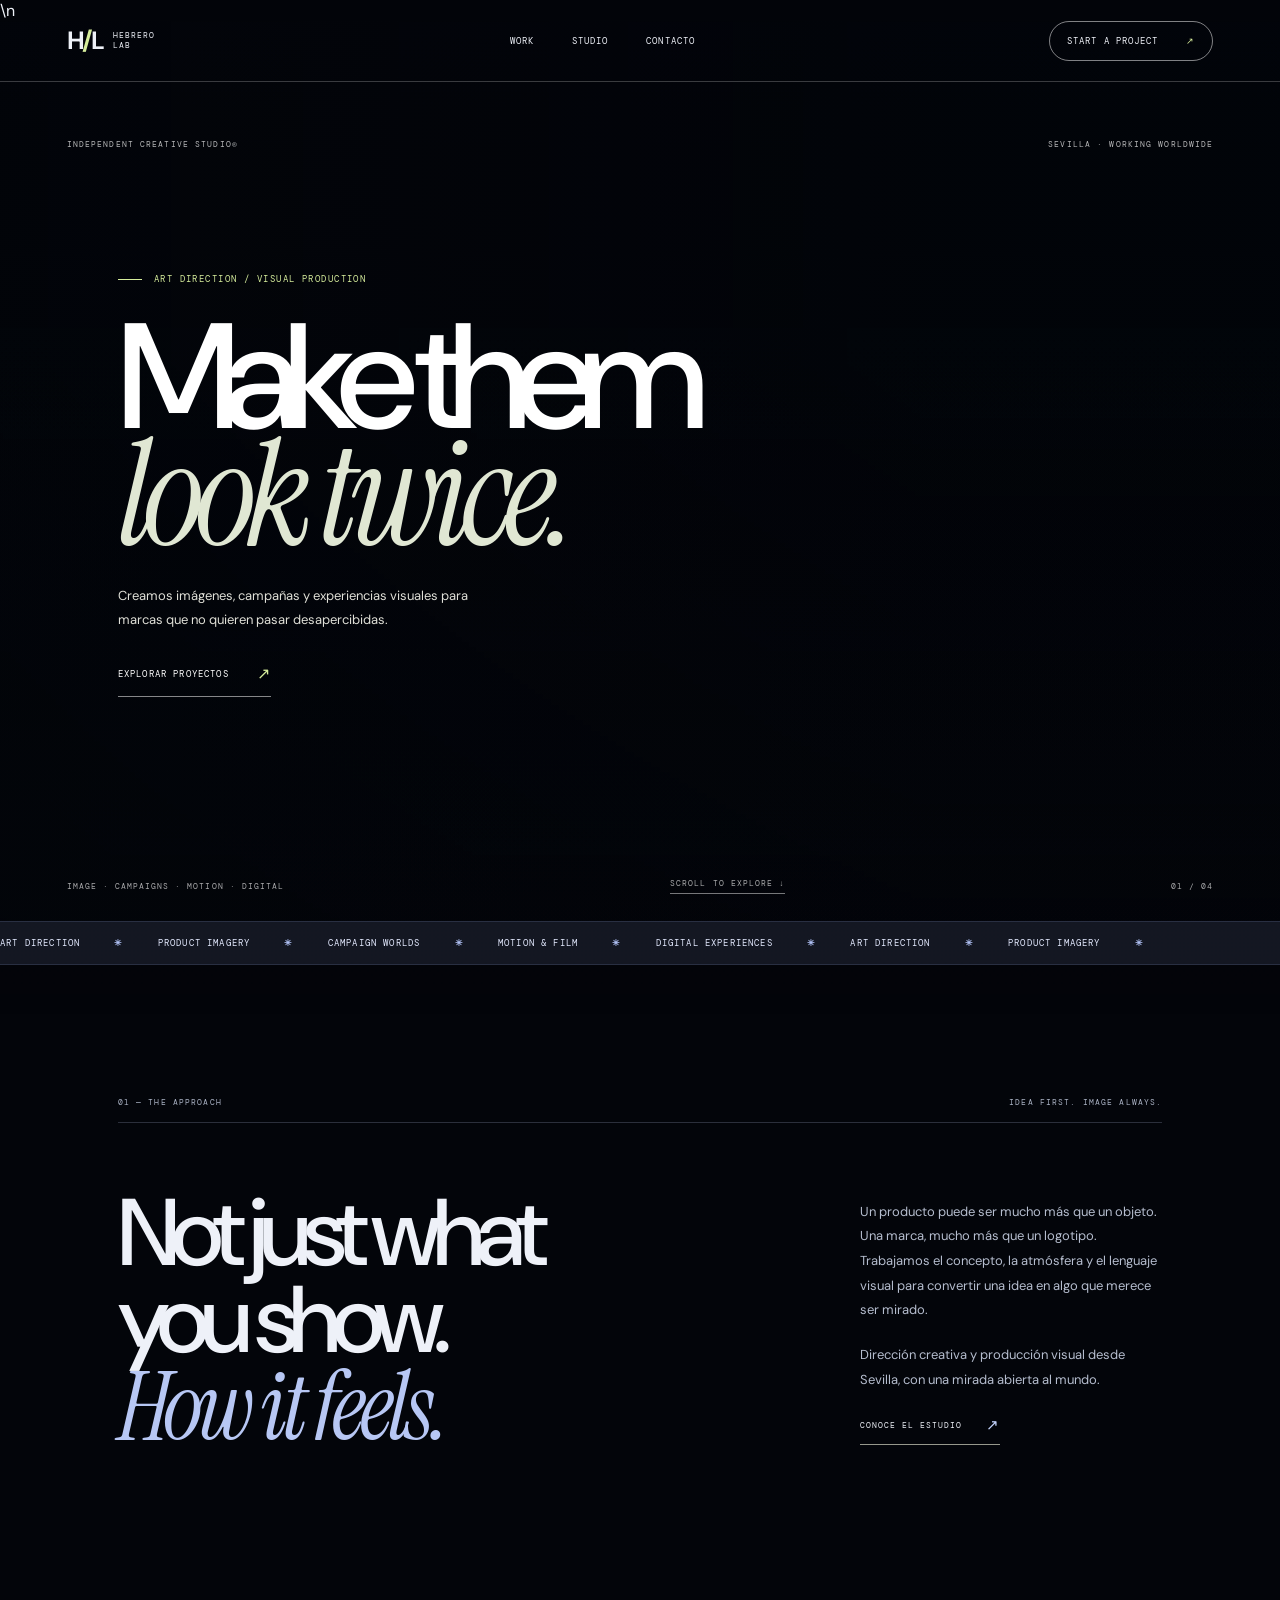
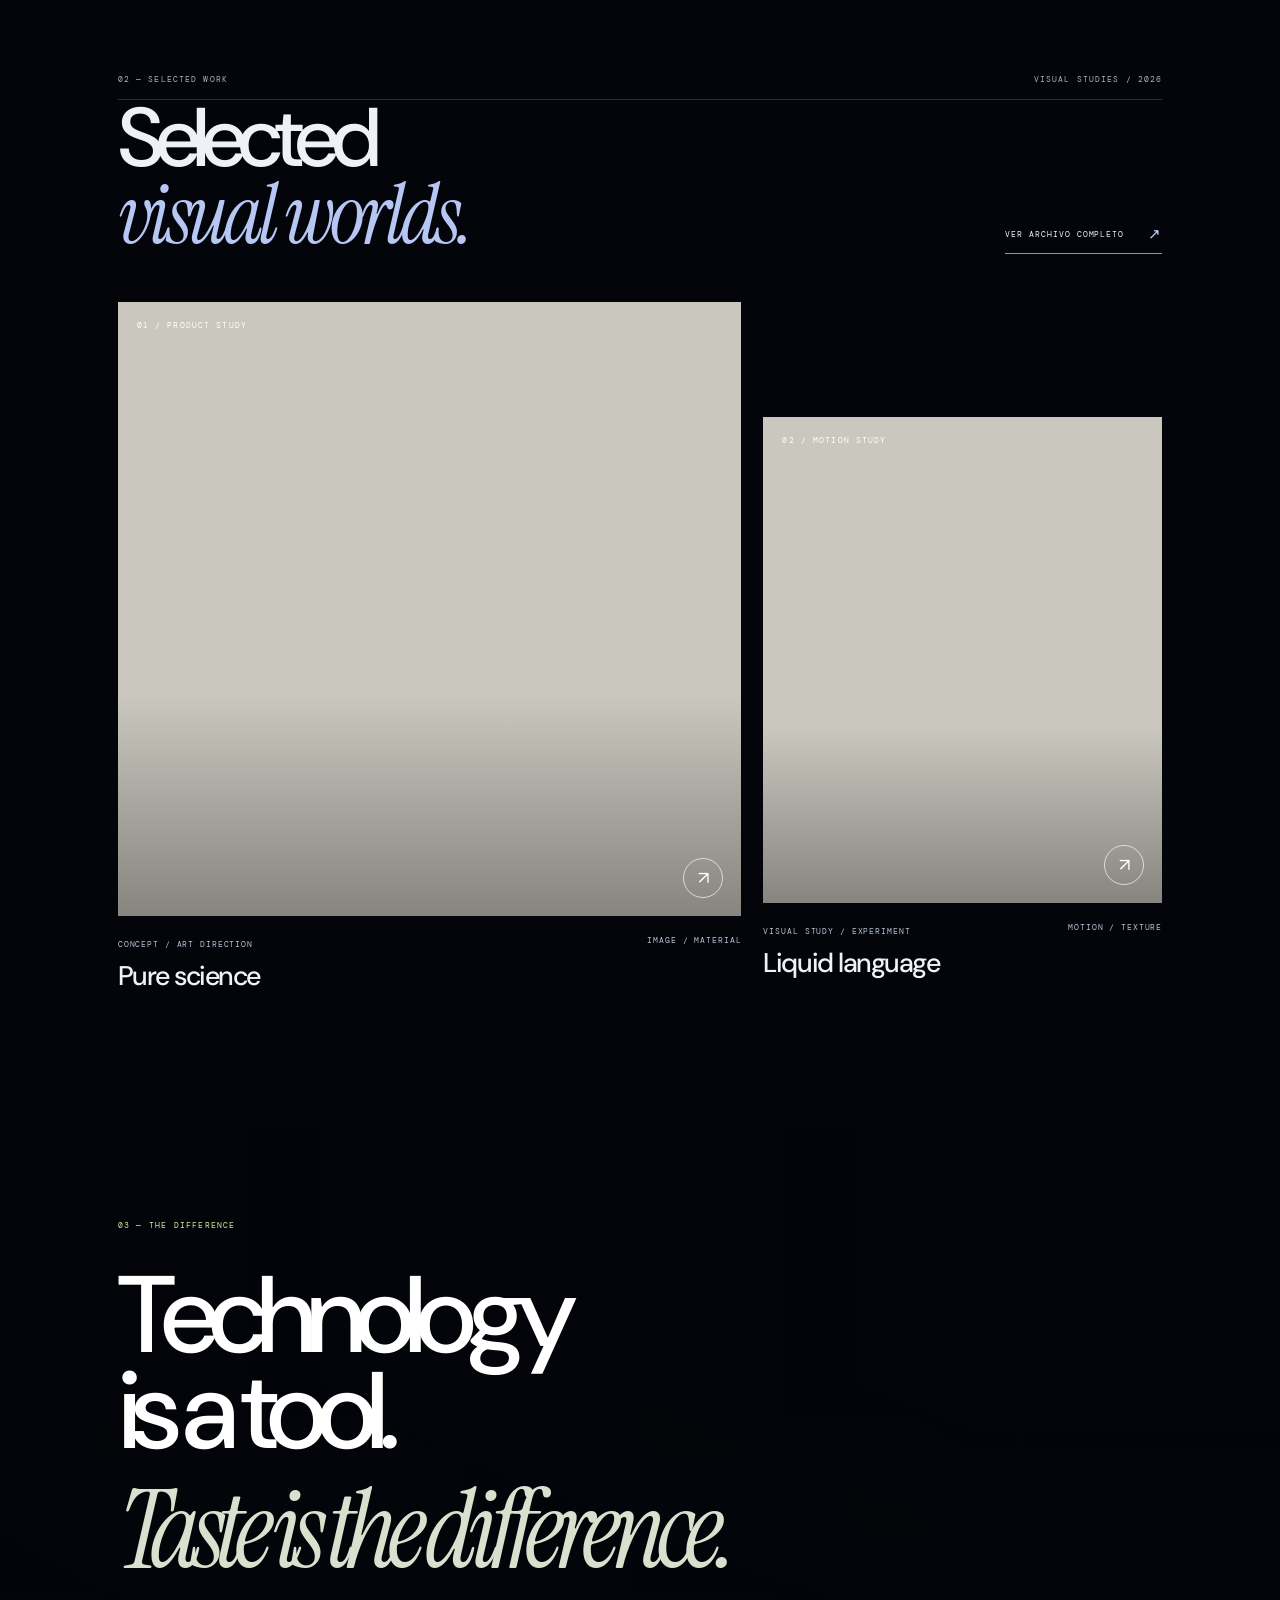
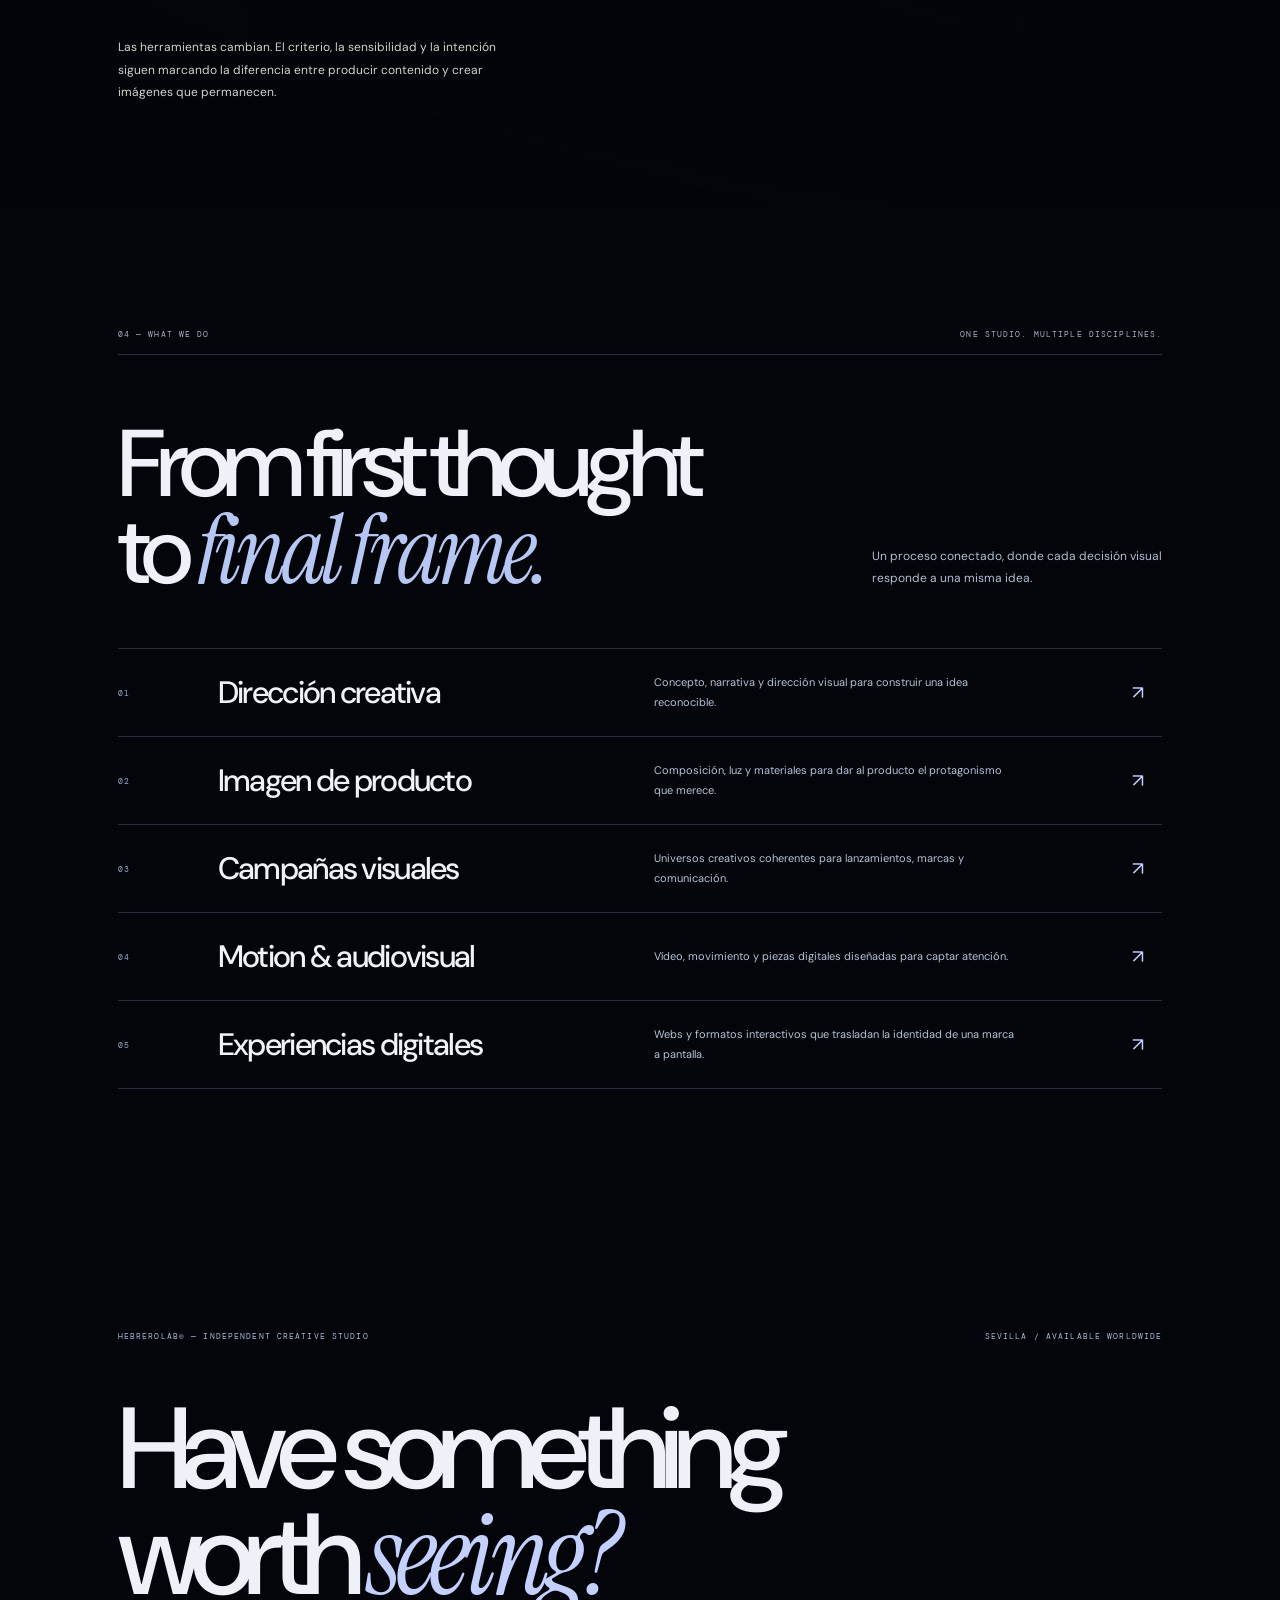
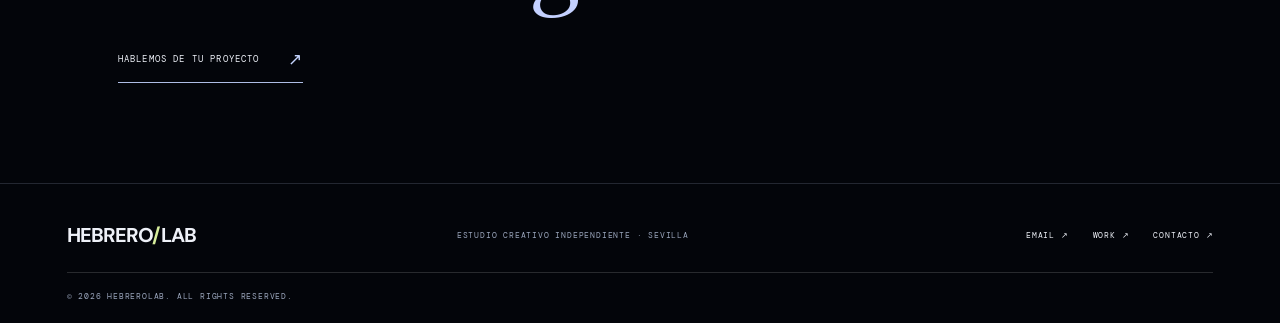
<file: index.html>
<!doctype html>
<html lang="es">
<head>
<meta charset="utf-8">
<meta name="viewport" content="width=device-width,initial-scale=1">
<meta name="description" content="HebreroLab es un estudio creativo independiente en Sevilla. Dirección de arte, imagen de producto, campañas visuales y producción audiovisual.">
<meta name="theme-color" content="#171815">
<meta property="og:type" content="website">
<meta property="og:site_name" content="HebreroLab">
<meta property="og:locale" content="es_ES">
<meta property="og:title" content="HebreroLab® — Visual production for brands">
<meta property="og:description" content="Dirección de arte, imagen de producto y producción visual para marcas con algo que decir.">
<meta property="og:image" content="https://images.unsplash.com/photo-1518005020951-eccb494ad742?auto=format&fit=crop&w=1200&q=85">
<meta name="twitter:card" content="summary_large_image">
<title>HebreroLab® — Visual production for brands</title>
<link rel="preconnect" href="https://fonts.googleapis.com">
<link rel="preconnect" href="https://fonts.gstatic.com" crossorigin>
<link rel="preconnect" href="https://videos.pexels.com">
<script>try{if(localStorage.getItem("hebrerolab-entry-dismissed")==="1")document.documentElement.classList.add("entry-dismissed")}catch(e){}</script>\n<link rel="stylesheet" href="assets/atelier.css">
</head>
<body class="atelier atelier-home">
<section class="atelier-entry" aria-label="HebreroLab — entrada">
 <div class="atelier-entry-top"><span>INDEPENDENT CREATIVE STUDIO</span><span>SEVILLA · EST. 2026</span></div>
 <div class="atelier-entry-center"><div class="atelier-entry-symbol">H<span>/</span>L</div><h1>HEBRERO<span>/</span>LAB</h1><p>VISUAL PRODUCTION FOR BRANDS</p></div>
 <div class="atelier-entry-bottom"><span>ART DIRECTION · IMAGE · MOTION · DIGITAL</span><span class="atelier-entry-scroll">SCROLL TO ENTER <i></i></span><span>SCROLL / 001</span></div>
</section>
<header class="atelier-header atelier-home-header">
 <a class="atelier-brand" href="index.html" aria-label="HebreroLab inicio"><span class="atelier-mark">H<i>/</i>L</span><span class="atelier-brand-name">HEBRERO<br>LAB</span></a>
 <nav class="atelier-nav" aria-label="Navegación principal"><a href="work.html">Work</a><a href="studio.html">Studio</a><a href="contact.html">Contacto</a></nav>
 <a class="atelier-cta" href="contact.html">Start a project <span>↗</span></a>
 <button class="atelier-menu" type="button" aria-label="Abrir menú" aria-expanded="false">☰</button>
</header>
<main>
<section class="atelier-hero">
 <div class="atelier-hero-media"><video autoplay muted loop playsinline preload="metadata" poster="https://images.unsplash.com/photo-1518005020951-eccb494ad742?auto=format&fit=crop&w=2200&q=85" aria-label="Estudio visual abstracto de luz y arquitectura"><source src="https://videos.pexels.com/video-files/6392273/6392273-hd_2048_1152_60fps.mp4" type="video/mp4"></video></div>
 <div class="atelier-hero-shade"></div>
 <div class="atelier-hero-meta"><span>INDEPENDENT CREATIVE STUDIO®</span><span>SEVILLA · WORKING WORLDWIDE</span></div>
 <div class="atelier-hero-copy"><span class="atelier-eyebrow">ART DIRECTION / VISUAL PRODUCTION</span><h1>Make them<br><em>look twice.</em></h1><p class="atelier-hero-lead">Creamos imágenes, campañas y experiencias visuales para marcas que no quieren pasar desapercibidas.</p><a class="atelier-link" href="work.html">EXPLORAR PROYECTOS <b>↗</b></a></div>
 <div class="atelier-hero-foot"><span>IMAGE · CAMPAIGNS · MOTION · DIGITAL</span><a href="#approach">SCROLL TO EXPLORE ↓</a><span>01 / 04</span></div>
</section>
<div class="atelier-ticker" aria-label="Disciplinas creativas"><div>ART DIRECTION <b>✳</b> PRODUCT IMAGERY <b>✳</b> CAMPAIGN WORLDS <b>✳</b> MOTION & FILM <b>✳</b> DIGITAL EXPERIENCES <b>✳</b> ART DIRECTION <b>✳</b> PRODUCT IMAGERY <b>✳</b></div></div>
<section class="atelier-intro" id="approach">
 <div class="atelier-kicker"><span>01 — THE APPROACH</span><span>IDEA FIRST. IMAGE ALWAYS.</span></div>
 <div class="atelier-intro-grid"><h2>Not just what<br>you show.<br><em>How it feels.</em></h2><div class="atelier-intro-copy"><p>Un producto puede ser mucho más que un objeto. Una marca, mucho más que un logotipo. Trabajamos el concepto, la atmósfera y el lenguaje visual para convertir una idea en algo que merece ser mirado.</p><p>Dirección creativa y producción visual desde Sevilla, con una mirada abierta al mundo.</p><a class="atelier-text-link" href="studio.html">CONOCE EL ESTUDIO <b>↗</b></a></div></div>
</section>
<section class="atelier-work">
 <div class="atelier-kicker"><span>02 — SELECTED WORK</span><span>VISUAL STUDIES / 2026</span></div>
 <div class="atelier-work-head"><h2>Selected<br><em>visual worlds.</em></h2><a class="atelier-text-link" href="work.html">VER ARCHIVO COMPLETO <b>↗</b></a></div>
 <div class="atelier-work-grid">
  <a class="atelier-project" href="work.html"><div class="atelier-project-media"><video autoplay muted loop playsinline preload="none" poster="https://images.unsplash.com/photo-1766940095250-5c7715ab57ea?auto=format&fit=crop&w=1600&q=85" aria-label="Estudio de producto y materiales"><source src="https://videos.pexels.com/video-files/36188579/36188579-hd_2560_1440_24fps.mp4" type="video/mp4"></video><span class="atelier-project-index">01 / PRODUCT STUDY</span><span class="atelier-project-arrow">↗</span></div><div class="atelier-project-caption"><div><small>CONCEPT / ART DIRECTION</small><h3>Pure science</h3></div><span>IMAGE / MATERIAL</span></div></a>
  <a class="atelier-project" href="work.html"><div class="atelier-project-media"><video autoplay muted loop playsinline preload="none" poster="https://images.unsplash.com/photo-1666621630026-862eea07236c?auto=format&fit=crop&w=1600&q=85" aria-label="Estudio de movimiento y transparencias"><source src="https://videos.pexels.com/video-files/6579560/6579560-hd_1920_1080_30fps.mp4" type="video/mp4"></video><span class="atelier-project-index">02 / MOTION STUDY</span><span class="atelier-project-arrow">↗</span></div><div class="atelier-project-caption"><div><small>VISUAL STUDY / EXPERIMENT</small><h3>Liquid language</h3></div><span>MOTION / TEXTURE</span></div></a>
 </div>
</section>
<section class="atelier-film">
 <div class="atelier-film-media"><video autoplay muted loop playsinline preload="none" poster="https://images.unsplash.com/photo-1494438639946-1ebd1d20bf85?auto=format&fit=crop&w=2200&q=85" aria-label="Estudio cinematográfico de luz y textura"><source src="https://videos.pexels.com/video-files/34743485/34743485-uhd_3840_2160_60fps.mp4" type="video/mp4"></video></div>
 <div class="atelier-film-shade"></div>
 <div class="atelier-film-copy"><span>03 — THE DIFFERENCE</span><h2>Technology<br>is a tool.<br><em>Taste is the difference.</em></h2><p>Las herramientas cambian. El criterio, la sensibilidad y la intención siguen marcando la diferencia entre producir contenido y crear imágenes que permanecen.</p></div>
</section>
<section class="atelier-capabilities">
 <div class="atelier-kicker"><span>04 — WHAT WE DO</span><span>ONE STUDIO. MULTIPLE DISCIPLINES.</span></div>
 <div class="atelier-capabilities-intro"><h2>From first thought<br>to <em>final frame.</em></h2><p>Un proceso conectado, donde cada decisión visual responde a una misma idea.</p></div>
 <div class="atelier-cap-list">
  <article class="atelier-cap-row"><span>01</span><h3>Dirección creativa</h3><p>Concepto, narrativa y dirección visual para construir una idea reconocible.</p><b>↗</b></article>
  <article class="atelier-cap-row"><span>02</span><h3>Imagen de producto</h3><p>Composición, luz y materiales para dar al producto el protagonismo que merece.</p><b>↗</b></article>
  <article class="atelier-cap-row"><span>03</span><h3>Campañas visuales</h3><p>Universos creativos coherentes para lanzamientos, marcas y comunicación.</p><b>↗</b></article>
  <article class="atelier-cap-row"><span>04</span><h3>Motion & audiovisual</h3><p>Vídeo, movimiento y piezas digitales diseñadas para captar atención.</p><b>↗</b></article>
  <article class="atelier-cap-row"><span>05</span><h3>Experiencias digitales</h3><p>Webs y formatos interactivos que trasladan la identidad de una marca a pantalla.</p><b>↗</b></article>
 </div>
</section>
<section class="atelier-end">
 <div class="atelier-end-top"><span>HEBREROLAB® — INDEPENDENT CREATIVE STUDIO</span><span>SEVILLA / AVAILABLE WORLDWIDE</span></div>
 <h2>Have something<br>worth <em>seeing?</em></h2>
 <a class="atelier-end-link" href="contact.html">HABLEMOS DE TU PROYECTO <b>↗</b></a>
</section>
</main>
<footer class="atelier-footer">
 <a class="atelier-footer-brand" href="index.html">HEBRERO<i>/</i>LAB</a><span>ESTUDIO CREATIVO INDEPENDIENTE · SEVILLA</span>
 <div class="atelier-footer-links"><a href="mailto:hola@hebrerolab.com">EMAIL ↗</a><a href="work.html">WORK ↗</a><a href="contact.html">CONTACTO ↗</a></div>
 <small>© <span data-year></span> HEBREROLAB. ALL RIGHTS RESERVED.</small>
</footer>
<script src="assets/atelier.js"></script>
</body></html>
</file>
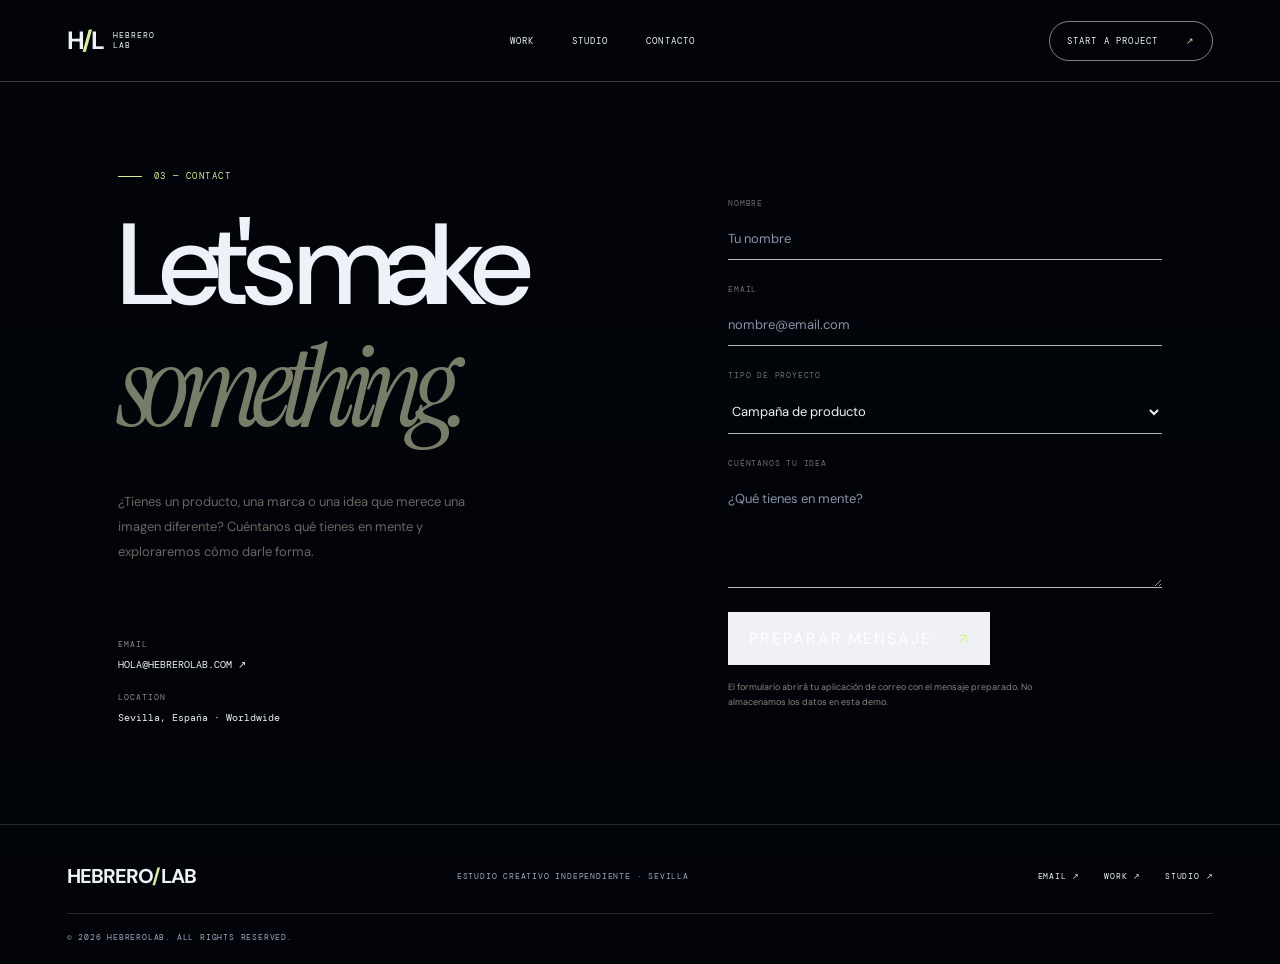
<file: contact.html>
<!doctype html>
<html lang="es"><head><meta charset="utf-8"><meta name="viewport" content="width=device-width,initial-scale=1"><meta name="description" content="Contacta con HebreroLab para explorar proyectos de dirección de arte, imagen de producto y producción audiovisual."><meta name="theme-color" content="#eeece5"><meta property="og:type" content="website"><meta property="og:site_name" content="HebreroLab"><meta property="og:title" content="Contacto — HebreroLab"><meta property="og:description" content="Cuéntanos qué tienes en mente."><meta property="og:image" content="https://images.unsplash.com/photo-1494438639946-1ebd1d20bf85?auto=format&fit=crop&w=1200&q=85"><title>Contacto — HebreroLab</title><link rel="stylesheet" href="assets/atelier.css"><link rel="stylesheet" href="assets/interiors.css"></head>
<body class="atelier"><header class="atelier-header"><a class="atelier-brand" href="index.html"><span class="atelier-mark">H<i>/</i>L</span><span class="atelier-brand-name">HEBRERO<br>LAB</span></a><nav class="atelier-nav" aria-label="Navegación principal"><a href="work.html">Work</a><a href="studio.html">Studio</a><a href="contact.html">Contacto</a></nav><a class="atelier-cta" href="contact.html">Start a project <span>↗</span></a><button class="atelier-menu" type="button" aria-label="Abrir menú" aria-expanded="false">☰</button></header>
<main><section class="atelier-contact"><div class="atelier-contact-copy"><span class="atelier-eyebrow">03 — CONTACT</span><h1>Let's make<br><em>something.</em></h1><p>¿Tienes un producto, una marca o una idea que merece una imagen diferente? Cuéntanos qué tienes en mente y exploraremos cómo darle forma.</p><div class="atelier-contact-details"><span>EMAIL</span><a href="mailto:hola@hebrerolab.com">HOLA@HEBREROLAB.COM ↗</a><span>LOCATION</span><b>Sevilla, España · Worldwide</b></div></div>
<form id="contact-form" class="atelier-contact-form"><label>NOMBRE<input name="name" required autocomplete="name" maxlength="100" placeholder="Tu nombre"></label><label>EMAIL<input name="email" type="email" required autocomplete="email" maxlength="254" placeholder="nombre@email.com"></label><label>TIPO DE PROYECTO<select name="subject"><option>Campaña de producto</option><option>Dirección de arte</option><option>Contenido audiovisual</option><option>Experiencia digital</option><option>Colaboración</option><option>Otro</option></select></label><label>CUÉNTANOS TU IDEA<textarea name="message" rows="5" required maxlength="3000" placeholder="¿Qué tienes en mente?"></textarea></label><button type="submit">PREPARAR MENSAJE <b>↗</b></button><small>El formulario abrirá tu aplicación de correo con el mensaje preparado. No almacenamos los datos en esta demo.</small></form></section></main>
<footer class="atelier-footer"><a class="atelier-footer-brand" href="index.html">HEBRERO<i>/</i>LAB</a><span>ESTUDIO CREATIVO INDEPENDIENTE · SEVILLA</span><div class="atelier-footer-links"><a href="mailto:hola@hebrerolab.com">EMAIL ↗</a><a href="work.html">WORK ↗</a><a href="studio.html">STUDIO ↗</a></div><small>© <span data-year></span> HEBREROLAB. ALL RIGHTS RESERVED.</small></footer><script src="assets/atelier.js"></script></body></html>
</file>
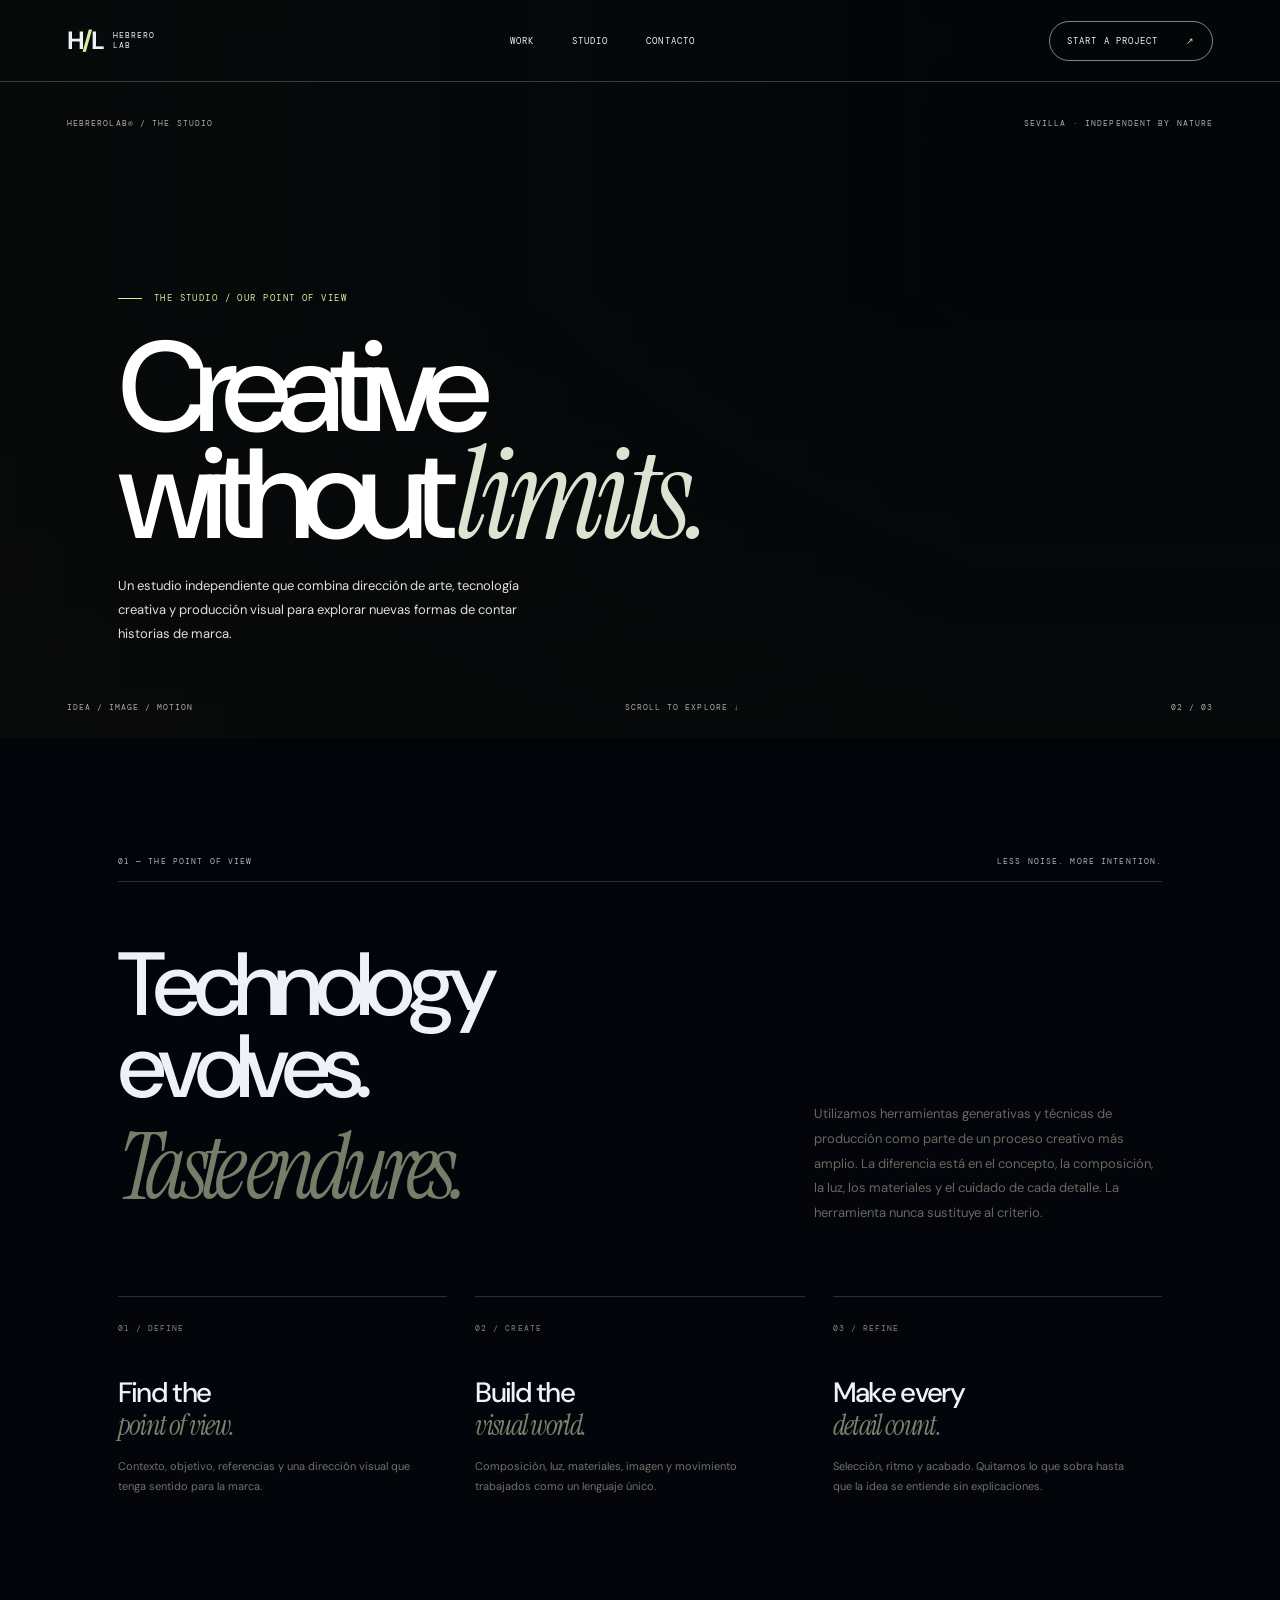
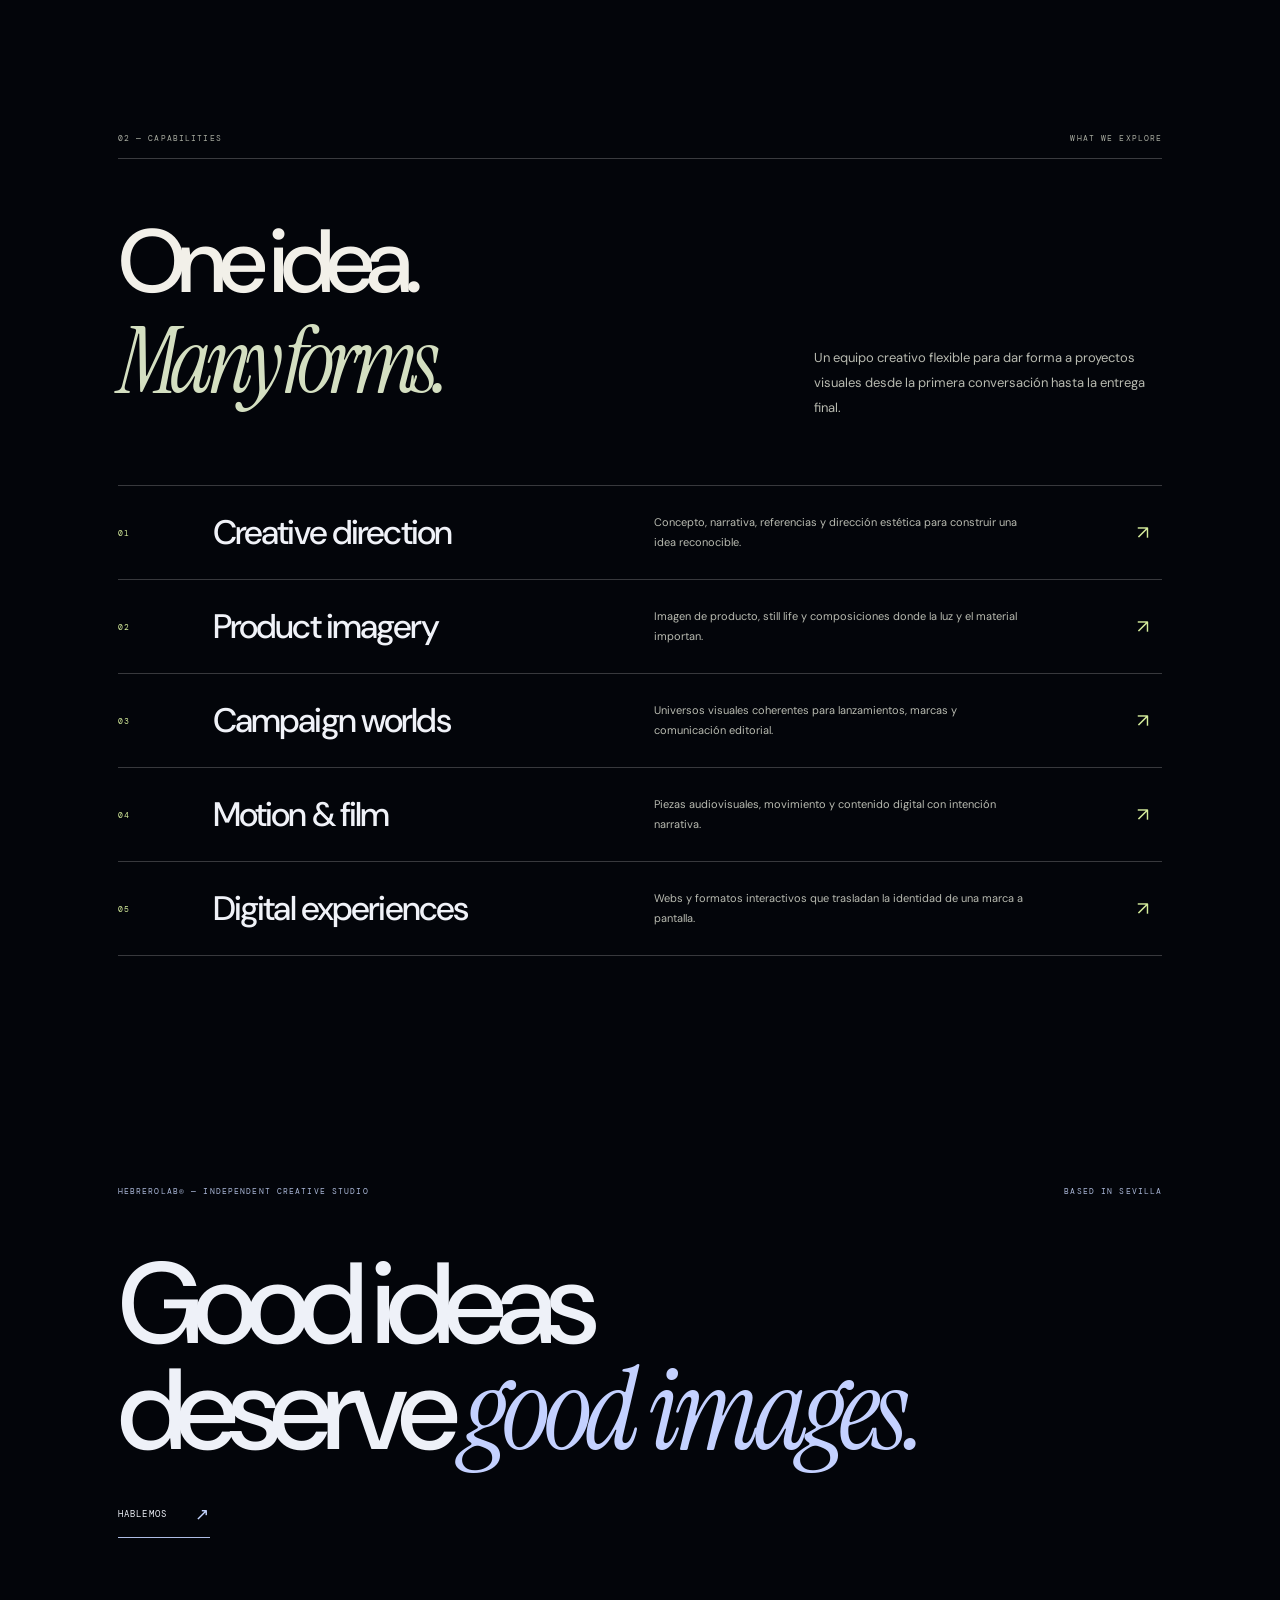
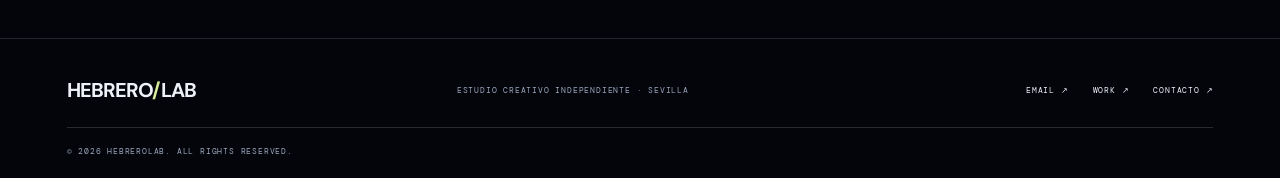
<file: studio.html>
<!doctype html>
<html lang="es"><head><meta charset="utf-8"><meta name="viewport" content="width=device-width,initial-scale=1"><meta name="description" content="Conoce HebreroLab: estudio creativo independiente en Sevilla especializado en dirección de arte y producción visual."><meta name="theme-color" content="#eeece5"><meta property="og:type" content="website"><meta property="og:site_name" content="HebreroLab"><meta property="og:title" content="Studio — Dirección creativa | HebreroLab"><meta property="og:description" content="Dirección de arte, tecnología creativa y producción visual desde Sevilla."><meta property="og:image" content="https://images.unsplash.com/photo-1666621630026-862eea07236c?auto=format&fit=crop&w=1200&q=85"><title>Studio — Dirección creativa | HebreroLab</title><link rel="stylesheet" href="assets/atelier.css"><link rel="stylesheet" href="assets/interiors.css"></head>
<body class="atelier"><header class="atelier-header"><a class="atelier-brand" href="index.html"><span class="atelier-mark">H<i>/</i>L</span><span class="atelier-brand-name">HEBRERO<br>LAB</span></a><nav class="atelier-nav" aria-label="Navegación principal"><a href="work.html">Work</a><a href="studio.html">Studio</a><a href="contact.html">Contacto</a></nav><a class="atelier-cta" href="contact.html">Start a project <span>↗</span></a><button class="atelier-menu" type="button" aria-label="Abrir menú" aria-expanded="false">☰</button></header>
<main><section class="atelier-inner-hero"><div class="atelier-inner-media"><video autoplay muted loop playsinline preload="metadata" poster="https://images.unsplash.com/photo-1666621630026-862eea07236c?auto=format&fit=crop&w=2200&q=88" aria-label="Estudio visual de reflejos y transparencias"><source src="https://videos.pexels.com/video-files/32120970/32120970-hd_1920_1080_60fps.mp4" type="video/mp4"></video></div><div class="atelier-inner-shade"></div><div class="atelier-inner-meta"><span>HEBREROLAB® / THE STUDIO</span><span>SEVILLA · INDEPENDENT BY NATURE</span></div><div class="atelier-inner-copy"><span class="atelier-eyebrow">THE STUDIO / OUR POINT OF VIEW</span><h1>Creative<br>without <em>limits.</em></h1><p>Un estudio independiente que combina dirección de arte, tecnología creativa y producción visual para explorar nuevas formas de contar historias de marca.</p></div><div class="atelier-inner-foot"><span>IDEA / IMAGE / MOTION</span><span>SCROLL TO EXPLORE ↓</span><span>02 / 03</span></div></section>
<section class="atelier-page-section"><div class="atelier-kicker"><span>01 — THE POINT OF VIEW</span><span>LESS NOISE. MORE INTENTION.</span></div><div class="atelier-page-intro"><h2>Technology evolves.<br><em>Taste endures.</em></h2><p>Utilizamos herramientas generativas y técnicas de producción como parte de un proceso creativo más amplio. La diferencia está en el concepto, la composición, la luz, los materiales y el cuidado de cada detalle. La herramienta nunca sustituye al criterio.</p></div><div class="atelier-process"><article><span>01 / DEFINE</span><h3>Find the<br><em>point of view.</em></h3><p>Contexto, objetivo, referencias y una dirección visual que tenga sentido para la marca.</p></article><article><span>02 / CREATE</span><h3>Build the<br><em>visual world.</em></h3><p>Composición, luz, materiales, imagen y movimiento trabajados como un lenguaje único.</p></article><article><span>03 / REFINE</span><h3>Make every<br><em>detail count.</em></h3><p>Selección, ritmo y acabado. Quitamos lo que sobra hasta que la idea se entiende sin explicaciones.</p></article></div></section>
<section class="atelier-page-section dark"><div class="atelier-kicker"><span>02 — CAPABILITIES</span><span>WHAT WE EXPLORE</span></div><div class="atelier-page-intro"><h2>One idea.<br><em>Many forms.</em></h2><p>Un equipo creativo flexible para dar forma a proyectos visuales desde la primera conversación hasta la entrega final.</p></div><div class="atelier-service-list">
<article class="atelier-service"><span>01</span><h3>Creative direction</h3><p>Concepto, narrativa, referencias y dirección estética para construir una idea reconocible.</p><b>↗</b></article>
<article class="atelier-service"><span>02</span><h3>Product imagery</h3><p>Imagen de producto, still life y composiciones donde la luz y el material importan.</p><b>↗</b></article>
<article class="atelier-service"><span>03</span><h3>Campaign worlds</h3><p>Universos visuales coherentes para lanzamientos, marcas y comunicación editorial.</p><b>↗</b></article>
<article class="atelier-service"><span>04</span><h3>Motion & film</h3><p>Piezas audiovisuales, movimiento y contenido digital con intención narrativa.</p><b>↗</b></article>
<article class="atelier-service"><span>05</span><h3>Digital experiences</h3><p>Webs y formatos interactivos que trasladan la identidad de una marca a pantalla.</p><b>↗</b></article>
</div></section>
<section class="atelier-end"><div class="atelier-end-top"><span>HEBREROLAB® — INDEPENDENT CREATIVE STUDIO</span><span>BASED IN SEVILLA</span></div><h2>Good ideas<br>deserve <em>good images.</em></h2><a class="atelier-end-link" href="contact.html">HABLEMOS <b>↗</b></a></section></main>
<footer class="atelier-footer"><a class="atelier-footer-brand" href="index.html">HEBRERO<i>/</i>LAB</a><span>ESTUDIO CREATIVO INDEPENDIENTE · SEVILLA</span><div class="atelier-footer-links"><a href="mailto:hola@hebrerolab.com">EMAIL ↗</a><a href="work.html">WORK ↗</a><a href="contact.html">CONTACTO ↗</a></div><small>© <span data-year></span> HEBREROLAB. ALL RIGHTS RESERVED.</small></footer><script src="assets/atelier.js"></script></body></html>
</file>
<file: assets/atelier.css>
@import url('https://fonts.googleapis.com/css2?family=DM+Mono:wght@400;500&family=DM+Sans:wght@400;500;600;700&family=Instrument+Serif:ital@0;1&display=swap');
:root{--paper:#eeece5;--ink:#171815;--muted:#77796f;--line:rgba(23,24,21,.18);--acid:#d6ed9c;--serif:'Instrument Serif',Georgia,serif;--sans:'DM Sans',Arial,sans-serif;--mono:'DM Mono',monospace}
*{box-sizing:border-box}html{scroll-behavior:smooth}body.atelier{margin:0;background:var(--paper);color:var(--ink);font-family:var(--sans);-webkit-font-smoothing:antialiased}body.atelier a{color:inherit;text-decoration:none}body.atelier button{font:inherit}.atelier-header{height:82px;position:absolute;z-index:30;top:0;left:0;width:100%;padding:0 5.2vw;display:flex;align-items:center;justify-content:space-between;color:#fff;border-bottom:1px solid #ffffff38}.atelier-brand{display:flex;align-items:center;gap:11px}.atelier-mark{font-size:25px;font-weight:700;letter-spacing:-3px}.atelier-mark i{font-style:normal;color:var(--acid)}.atelier-brand-name{font:8px/1.2 var(--mono);letter-spacing:.14em}.atelier-nav{display:flex;gap:38px}.atelier-nav a,.atelier-cta{font:9px var(--mono);letter-spacing:.12em;text-transform:uppercase}.atelier-nav a{color:#ffffffb5;transition:color .2s}.atelier-nav a:hover{color:#fff}.atelier-cta{border:1px solid #ffffff80;border-radius:40px;padding:13px 17px}.atelier-cta span{color:var(--acid);padding-left:22px}.atelier-menu{display:none;background:none;border:0;color:#fff;font-size:23px}
.atelier-hero{height:min(980px,100svh);min-height:690px;position:relative;overflow:hidden;background:#151715;color:#fff;isolation:isolate}.atelier-hero-media,.atelier-hero-shade{position:absolute;inset:0}.atelier-hero-media video{width:100%;height:100%;object-fit:cover;object-position:center 48%;filter:saturate(.76);transform:scale(1.025)}.atelier-hero-shade{background:linear-gradient(90deg,rgba(8,10,9,.76),rgba(8,10,9,.23) 64%,rgba(8,10,9,.12)),linear-gradient(0deg,rgba(8,10,9,.54),transparent 45%,rgba(8,10,9,.2));z-index:1}.atelier-hero-meta{position:absolute;z-index:2;top:118px;left:5.2vw;right:5.2vw;display:flex;justify-content:space-between;font:8px var(--mono);letter-spacing:.14em;color:#ffffffb5}.atelier-hero-copy{position:absolute;z-index:3;left:9.2vw;top:28%;max-width:980px}.atelier-eyebrow{display:flex;align-items:center;gap:12px;font:9px var(--mono);letter-spacing:.16em;text-transform:uppercase;color:var(--acid)}.atelier-eyebrow:before{content:"";width:24px;height:1px;background:currentColor}.atelier-hero h1{font-size:clamp(76px,11.7vw,174px);line-height:.78;letter-spacing:-.105em;font-weight:500;margin:34px 0 30px}.atelier-hero h1 em{font:italic .98em/.8 var(--serif);letter-spacing:-.065em;color:#e0e7d3}.atelier-hero-lead{max-width:360px;color:#e0e0d8;font-size:13px;line-height:1.8;margin:0}.atelier-link{display:inline-flex;align-items:center;gap:28px;margin-top:32px;padding:0 0 12px;border-bottom:1px solid #ffffff85;font:9px var(--mono);letter-spacing:.13em}.atelier-link b{font-size:16px;color:var(--acid);font-weight:400}.atelier-hero-foot{position:absolute;z-index:3;bottom:27px;left:5.2vw;right:5.2vw;display:flex;justify-content:space-between;align-items:center;color:#ffffffa8;font:8px var(--mono);letter-spacing:.13em}.atelier-hero-foot a{border-bottom:1px solid #ffffff75;padding-bottom:5px}
.atelier-ticker{overflow:hidden;background:var(--acid);padding:15px 0;white-space:nowrap}.atelier-ticker div{width:max-content;font:9px var(--mono);letter-spacing:.13em;animation:atelierTicker 38s linear infinite}.atelier-ticker b{padding:0 28px;color:#72834e}@keyframes atelierTicker{to{transform:translateX(-50%)}}
.atelier-intro{padding:132px 9.2vw 120px}.atelier-kicker{display:flex;justify-content:space-between;padding-bottom:15px;border-bottom:1px solid var(--line);font:8px var(--mono);letter-spacing:.14em;color:var(--muted)}.atelier-intro-grid{display:grid;grid-template-columns:1.35fr .65fr;gap:9vw;padding-top:66px;align-items:end}.atelier-intro h2,.atelier-work-head h2,.atelier-statement h2,.atelier-capabilities h2,.atelier-end h2{font-size:clamp(52px,7.4vw,108px);line-height:.92;letter-spacing:-.085em;font-weight:500;margin:0}.atelier-intro h2 em,.atelier-work-head h2 em,.atelier-statement h2 em,.atelier-capabilities h2 em,.atelier-end h2 em{font:italic 1em/.9 var(--serif);letter-spacing:-.055em;color:#777d68}.atelier-intro-copy{max-width:370px;padding-bottom:5px}.atelier-intro-copy p{font-size:13px;line-height:1.9;color:#64665d;margin:0 0 20px}.atelier-text-link{display:inline-flex;gap:24px;align-items:center;padding-bottom:9px;border-bottom:1px solid #96988c;font:8px var(--mono);letter-spacing:.12em}.atelier-text-link b{color:#778b53;font-size:15px;font-weight:400}
.atelier-work{padding:104px 9.2vw 125px;background:#e5e3dc}.atelier-work-head{display:flex;justify-content:space-between;align-items:end;padding:0 0 48px}.atelier-work-head h2{font-size:clamp(50px,6.5vw,92px)}.atelier-work-grid{display:grid;grid-template-columns:1.22fr .78fr;gap:22px;align-items:start}.atelier-project{min-width:0}.atelier-project:nth-child(2){margin-top:115px}.atelier-project-media{height:clamp(360px,48vw,690px);position:relative;overflow:hidden;background:#c9c7be}.atelier-project:nth-child(2) .atelier-project-media{height:clamp(300px,38vw,520px)}.atelier-project-media video{width:100%;height:100%;object-fit:cover;display:block;transition:transform 1s cubic-bezier(.2,.7,.2,1)}.atelier-project:hover .atelier-project-media video{transform:scale(1.035)}.atelier-project-media:after{content:"";position:absolute;inset:0;background:linear-gradient(0deg,#0005,transparent 36%);pointer-events:none}.atelier-project-index{position:absolute;z-index:2;top:18px;left:19px;color:#fff;font:8px var(--mono);letter-spacing:.14em}.atelier-project-arrow{position:absolute;z-index:2;right:18px;bottom:18px;width:40px;height:40px;border:1px solid #ffffffa8;border-radius:50%;display:grid;place-items:center;color:white;font-size:18px}.atelier-project-caption{display:flex;justify-content:space-between;gap:15px;padding-top:15px;align-items:start}.atelier-project-caption small,.atelier-project-caption>span{font:8px var(--mono);letter-spacing:.11em;color:var(--muted)}.atelier-project-caption h3{font-size:27px;letter-spacing:-.055em;font-weight:500;margin:6px 0}.atelier-project-caption>span{text-align:right;padding-top:4px}
.atelier-film{min-height:680px;position:relative;overflow:hidden;background:#161a18;color:#fff}.atelier-film-media,.atelier-film-shade{position:absolute;inset:0}.atelier-film-media video{width:100%;height:100%;object-fit:cover;filter:saturate(.7)}.atelier-film-shade{background:linear-gradient(90deg,#0a0d0bd9,#0a0d0b35 80%),linear-gradient(0deg,#0a0d0b72,transparent 65%)}.atelier-film-copy{position:absolute;z-index:2;left:9.2vw;top:50%;transform:translateY(-50%);max-width:700px}.atelier-film-copy>span{font:8px var(--mono);letter-spacing:.15em;color:var(--acid)}.atelier-film-copy h2{font-size:clamp(58px,8.5vw,120px);line-height:.88;letter-spacing:-.09em;font-weight:500;margin:35px 0}.atelier-film-copy h2 em{font:italic 1em var(--serif);color:#d9e0cd}.atelier-film-copy p{max-width:390px;font-size:12px;line-height:1.85;color:#d1d4cb}
.atelier-capabilities{padding:125px 9.2vw 130px}.atelier-capabilities-intro{display:flex;justify-content:space-between;align-items:end;gap:30px;padding:65px 0 54px}.atelier-capabilities-intro p{max-width:290px;color:#696b62;font-size:12px;line-height:1.8;margin:0 0 5px}.atelier-cap-list{border-top:1px solid var(--line)}.atelier-cap-row{display:grid;grid-template-columns:80px 1fr 1.1fr 30px;gap:20px;align-items:center;padding:23px 0;border-bottom:1px solid var(--line);transition:padding .25s}.atelier-cap-row:hover{padding-left:12px;padding-right:12px}.atelier-cap-row>span{font:8px var(--mono);letter-spacing:.13em;color:#85877c}.atelier-cap-row h3{font-size:clamp(20px,2.5vw,31px);font-weight:500;letter-spacing:-.055em;margin:0}.atelier-cap-row p{max-width:360px;font-size:11px;line-height:1.75;color:#73756c;margin:0}.atelier-cap-row b{font-size:19px;font-weight:400;color:#788b56}
.atelier-end{background:var(--acid);padding:112px 9.2vw 100px}.atelier-end-top{display:flex;justify-content:space-between;font:8px var(--mono);letter-spacing:.14em;color:#66704f}.atelier-end h2{font-size:clamp(60px,9vw,130px);margin:55px 0 38px}.atelier-end h2 em{color:#6e7d54}.atelier-end-link{display:inline-flex;gap:28px;align-items:center;border-bottom:1px solid #78865e;padding-bottom:12px;font:9px var(--mono);letter-spacing:.13em}.atelier-end-link b{font-size:17px;font-weight:400}
.atelier-footer{background:#171815;color:#f2f0e9;padding:38px 5.2vw 22px;display:grid;grid-template-columns:1fr 1fr 1fr;align-items:center;gap:24px}.atelier-footer-brand{font-size:20px;font-weight:700;letter-spacing:-1px}.atelier-footer-brand i{font-style:normal;color:var(--acid)}.atelier-footer>span,.atelier-footer small{font:8px var(--mono);letter-spacing:.1em;color:#93968a}.atelier-footer-links{display:flex;justify-content:flex-end;gap:24px;font:8px var(--mono);letter-spacing:.1em}.atelier-footer small{grid-column:1/-1;border-top:1px solid #ffffff26;padding-top:18px}
.atelier-reveal{opacity:0;transform:translateY(24px);transition:opacity .8s ease,transform .8s cubic-bezier(.2,.7,.2,1)}.atelier-reveal.is-visible{opacity:1;transform:none}
@media(max-width:800px){.atelier-header{height:70px;padding:0 6vw}.atelier-nav{display:none;position:absolute;top:70px;left:0;right:0;padding:25px 7vw;background:#171815;flex-direction:column;gap:22px}.atelier-nav.is-open{display:flex}.atelier-nav a{font-size:11px}.atelier-cta{display:none}.atelier-menu{display:block}.atelier-hero{height:94svh;min-height:680px}.atelier-hero-meta{top:96px;left:6vw;right:6vw;font-size:6px}.atelier-hero-copy{left:7vw;right:7vw;top:30%}.atelier-hero h1{font-size:clamp(66px,15vw,110px);margin:29px 0}.atelier-hero-lead{font-size:11px;max-width:290px}.atelier-hero-foot{left:7vw;right:7vw;font-size:6px}.atelier-intro,.atelier-work,.atelier-capabilities{padding:78px 7vw}.atelier-kicker{font-size:6px}.atelier-intro-grid{grid-template-columns:1fr;gap:28px;padding-top:45px}.atelier-intro h2,.atelier-work-head h2,.atelier-capabilities h2{font-size:clamp(46px,11vw,68px)}.atelier-intro-copy p{font-size:11px}.atelier-work-head{display:block;padding-bottom:30px}.atelier-work-head .atelier-text-link{margin-top:23px}.atelier-work-grid{grid-template-columns:1fr;gap:36px}.atelier-project:nth-child(2){margin-top:0}.atelier-project-media,.atelier-project:nth-child(2) .atelier-project-media{height:105vw;max-height:520px;min-height:340px}.atelier-project-caption h3{font-size:22px}.atelier-project-caption small,.atelier-project-caption>span{font-size:6px}.atelier-film{min-height:590px}.atelier-film-copy{left:7vw;right:7vw}.atelier-film-copy h2{font-size:clamp(54px,12vw,76px)}.atelier-film-copy p{font-size:11px}.atelier-capabilities-intro{display:block;padding:45px 0 32px}.atelier-capabilities-intro p{margin-top:22px;font-size:11px}.atelier-cap-row{grid-template-columns:32px 1fr 20px;gap:10px;padding:19px 0}.atelier-cap-row p{grid-column:2;grid-row:2;font-size:10px}.atelier-cap-row b{grid-column:3;grid-row:1}.atelier-cap-row h3{font-size:21px}.atelier-end{padding:75px 7vw}.atelier-end-top{font-size:6px}.atelier-end h2{font-size:clamp(56px,13vw,78px);margin:48px 0 32px}.atelier-footer{grid-template-columns:1fr 1fr;padding:32px 7vw 18px}.atelier-footer>span{display:none}.atelier-footer-links{gap:12px;font-size:7px}.atelier-footer small{font-size:6px}}
@media(prefers-reduced-motion:reduce){.atelier-ticker div{animation:none}.atelier-reveal{opacity:1;transform:none;transition:none}html{scroll-behavior:auto}*{transition-duration:.01ms!important}}

/* Homepage brand entrance */
.atelier-entry{height:100svh;min-height:560px;width:100%;position:relative;display:flex;align-items:center;justify-content:center;overflow:hidden;background:#090a09;color:#f1f0eb;isolation:isolate}
.atelier-entry:before{content:"";position:absolute;width:min(72vw,900px);height:min(72vw,900px);border:1px solid #ffffff0b;border-radius:50%;left:50%;top:50%;transform:translate(-50%,-50%);box-shadow:0 0 0 90px #ffffff04,0 0 0 180px #ffffff03;pointer-events:none}
.atelier-entry-top,.atelier-entry-bottom{position:absolute;left:5.2vw;right:5.2vw;display:flex;justify-content:space-between;align-items:center;font:8px var(--mono);letter-spacing:.15em;color:#85877f}
.atelier-entry-top{top:34px}.atelier-entry-bottom{bottom:30px}
.atelier-entry-center{position:relative;z-index:1;text-align:center;animation:atelierEntryReveal 1.1s cubic-bezier(.2,.7,.2,1) both}
.atelier-entry-symbol{font-size:clamp(54px,9vw,112px);font-weight:600;line-height:.8;letter-spacing:-.12em;margin-bottom:28px;color:#f4f3ed}
.atelier-entry-symbol span,.atelier-entry-center h1 span{color:var(--acid)}
.atelier-entry-center h1{font-size:clamp(42px,10.6vw,150px);line-height:.85;letter-spacing:-.105em;font-weight:500;margin:0;white-space:nowrap}
.atelier-entry-center>p{font:9px var(--mono);letter-spacing:.24em;color:#8f9188;margin:26px 0 0}
.atelier-entry-scroll{display:flex;align-items:center;gap:13px;color:#d7d8d0}
.atelier-entry-scroll i{display:block;width:1px;height:28px;background:var(--acid);transform-origin:top;animation:atelierScrollPulse 1.6s ease-in-out infinite}
.atelier-home-header{top:100svh}
@keyframes atelierEntryReveal{from{opacity:0;transform:translateY(18px);filter:blur(7px)}to{opacity:1;transform:translateY(0);filter:blur(0)}}
@keyframes atelierScrollPulse{0%,100%{transform:scaleY(.55);opacity:.45}50%{transform:scaleY(1);opacity:1}}
@media(max-width:800px){.atelier-entry{min-height:560px}.atelier-entry-top,.atelier-entry-bottom{left:7vw;right:7vw;font-size:6px}.atelier-entry-top{top:24px}.atelier-entry-bottom{bottom:23px;gap:12px}.atelier-entry-bottom>span:first-child{max-width:110px;line-height:1.7}.atelier-entry-bottom>span:last-child{display:none}.atelier-entry-symbol{font-size:clamp(58px,16vw,100px);margin-bottom:22px}.atelier-entry-center h1{font-size:clamp(38px,10.4vw,78px)}.atelier-entry-center>p{font-size:7px;letter-spacing:.16em;margin-top:20px}}
@media(prefers-reduced-motion:reduce){.atelier-entry-center,.atelier-entry-scroll i{animation:none}}


/* Unified deep-space canvas across every page and content section */
:root{
 --paper:#080b16;--ink:#f0f1f5;--muted:#a0a8bb;
 --line:rgba(205,216,255,.19);
 --space-shift:0px;
}
html,body.atelier{background:#070a14!important;color:#eef1f8}
body.atelier{background-image:
 radial-gradient(1px 1px at 7% 13%,rgba(255,255,255,.82) 50%,transparent 100%),
 radial-gradient(1px 1px at 18% 72%,rgba(205,220,255,.75) 50%,transparent 100%),
 radial-gradient(2px 2px at 32% 39%,rgba(255,255,255,.72) 50%,transparent 100%),
 radial-gradient(1px 1px at 48% 84%,rgba(255,255,255,.68) 50%,transparent 100%),
 radial-gradient(1px 1px at 63% 22%,rgba(205,220,255,.8) 50%,transparent 100%),
 radial-gradient(2px 2px at 77% 58%,rgba(255,255,255,.75) 50%,transparent 100%),
 radial-gradient(1px 1px at 91% 31%,rgba(255,255,255,.8) 50%,transparent 100%),
 radial-gradient(ellipse at 18% 20%,rgba(49,69,135,.24),transparent 42%),
 radial-gradient(ellipse at 82% 66%,rgba(87,42,112,.2),transparent 40%),
 radial-gradient(ellipse at 52% 105%,rgba(25,77,112,.2),transparent 46%)!important;
 background-size: 370px 370px,510px 510px,620px 620px,440px 440px,560px 560px,700px 700px,480px 480px,100% 100%,100% 100%,100% 100%!important;
 background-position:0 var(--space-shift),0 calc(var(--space-shift)*-.62),0 calc(var(--space-shift)*-.28),0 calc(var(--space-shift)*-.85),0 calc(var(--space-shift)*-.42),0 calc(var(--space-shift)*-.72),0 calc(var(--space-shift)*-.18),center,center,center!important;
 background-repeat:repeat,repeat,repeat,repeat,repeat,repeat,repeat,no-repeat,no-repeat,no-repeat!important;
}
.atelier-header,.atelier-footer,.atelier-intro,.atelier-work,.atelier-capabilities,.atelier-end,
.atelier-page-section,.atelier-page-section.soft,.atelier-page-section.dark,.atelier-archive,.atelier-contact{
 background:transparent!important;color:#eef1f8;
}
.atelier-work,.atelier-page-section.soft{background:transparent!important}
.atelier-kicker{color:#aab2c4;border-color:rgba(205,216,255,.2)}
.atelier-intro-copy p,.atelier-capabilities-intro p,.atelier-cap-row p,
.atelier-page-intro p,.atelier-process p,.atelier-archive-note,
.atelier-contact-copy>p{color:#b5bdce}
.atelier-intro h2 em,.atelier-work-head h2 em,.atelier-capabilities h2 em,
.atelier-page-intro h2 em,.atelier-process h3 em,.atelier-contact h1 em{color:#b7c7f4}
.atelier-text-link,.atelier-project-caption small,.atelier-project-caption>span,
.atelier-archive-caption small,.atelier-archive-caption>span{color:#b8c1d5}
.atelier-cap-row,.atelier-process article{border-color:rgba(205,216,255,.2)}
.atelier-cap-row>span,.atelier-process article>span{color:#9ca9c5}
.atelier-cap-row p,.atelier-service p{color:#b8c2d4}
.atelier-service-list,.atelier-service{border-color:rgba(205,216,255,.22)}
.atelier-service h3,.atelier-cap-row h3,.atelier-process h3,.atelier-project-caption h3,
.atelier-archive-caption h2{color:#f0f2f8}
.atelier-service>span,.atelier-service b,.atelier-cap-row b{color:#c5d5ff}
.atelier-ticker{background:rgba(145,166,220,.12);color:#e4eaff;border-top:1px solid #a8baff25;border-bottom:1px solid #a8baff25}
.atelier-ticker b{color:#aebff2}
.atelier-end{color:#f0f2f8}
.atelier-end-top{color:#aab7d7}
.atelier-end h2 em{color:#c4d1ff}
.atelier-end-link{border-color:#aebde5;color:#f3f5fb}
.atelier-end-link b,.atelier-text-link b{color:#c5d5ff}
.atelier-footer{border-top:1px solid rgba(205,216,255,.16)}
.atelier-footer>span,.atelier-footer small{color:#9ba6bd}
.atelier-contact-form label{color:#b7c1d5}
.atelier-contact-form input,.atelier-contact-form select,.atelier-contact-form textarea{color:#f1f3fa;border-color:#59647b}
.atelier-contact-form input::placeholder,.atelier-contact-form textarea::placeholder{color:#8893aa}
.atelier-contact-form button{background:#dce5ff;color:#111827}
.atelier-contact-form button b{color:#4d5e88}
.atelier-contact-form>small{color:#9ca8bf}
.atelier-page-section.dark{background:transparent!important}
.atelier-entry{background:#05070e}
.atelier-inner-hero,.atelier-hero,.atelier-film{background:#080b16}
@media(prefers-reduced-motion:reduce){body.atelier{background-position:center!important}}


/* Real astronomical background: Hubble Ultra Deep Field (NASA/ESA). */
html,body.atelier{background:#03050a!important}
body.atelier{position:relative;isolation:isolate;background-image:none!important;color:#eef1f8}
body.atelier::before{
 content:"";position:fixed;inset:-8vh -4vw;z-index:-1;pointer-events:none;
 background-image:linear-gradient(180deg,rgba(3,5,10,.55),rgba(3,5,10,.38) 45%,rgba(3,5,10,.68)),url("https://assets.science.nasa.gov/dynamicimage/assets/science/missions/hubble/galaxies/deep-fields/STScI-01EVT1F1K8FM819WBFK8Z104JB.png?crop=faces%2Cfocalpoint&fit=clip&h=960&w=2000");
 background-size:cover;background-position:center center;background-repeat:no-repeat;
 transform:translate3d(0,var(--space-shift,0px),0) scale(1.08);
 will-change:transform;
}
.atelier-header,.atelier-footer,.atelier-intro,.atelier-work,.atelier-capabilities,.atelier-end,
.atelier-page-section,.atelier-page-section.soft,.atelier-page-section.dark,.atelier-archive,.atelier-contact,
.atelier-work,.atelier-page-section.soft,.atelier-page-section.dark{background:transparent!important;color:#eef1f8}
.atelier-hero,.atelier-film,.atelier-inner-hero{background:transparent!important}
.atelier-hero-media video,.atelier-film-media video,.atelier-inner-media video{opacity:.18;mix-blend-mode:screen}
.atelier-hero-shade{background:linear-gradient(90deg,rgba(3,5,10,.58),rgba(3,5,10,.17) 72%),linear-gradient(0deg,rgba(3,5,10,.42),transparent 62%)}
.atelier-film-shade,.atelier-inner-shade{background:linear-gradient(90deg,rgba(3,5,10,.52),rgba(3,5,10,.16) 76%),linear-gradient(0deg,rgba(3,5,10,.48),transparent 62%)}
.atelier-entry{background:#03050a}
.atelier-home-header{top:100svh;transition:top .35s ease}
html.entry-dismissed .atelier-entry{display:none!important}
html.entry-dismissed .atelier-home-header{top:0}
.atelier-contact-form input,.atelier-contact-form select,.atelier-contact-form textarea{background:rgba(4,7,14,.22)}
@media(prefers-reduced-motion:reduce){
 body.atelier::before{transform:scale(1.08)}
 .atelier-home-header{transition:none}
}
</file>
<file: assets/interiors.css>
.atelier-inner-hero{position:relative;min-height:650px;height:82svh;max-height:900px;overflow:hidden;background:#171815;color:#fff;display:flex;align-items:flex-end;padding:0 9.2vw 92px}.atelier-inner-media,.atelier-inner-shade{position:absolute;inset:0}.atelier-inner-media video{width:100%;height:100%;object-fit:cover;filter:saturate(.72)}.atelier-inner-shade{background:linear-gradient(90deg,#090b0ad9,#090b0a35 76%),linear-gradient(0deg,#090b0a9c,transparent 60%)}.atelier-inner-meta{position:absolute;z-index:2;top:118px;left:5.2vw;right:5.2vw;display:flex;justify-content:space-between;font:8px var(--mono);letter-spacing:.14em;color:#ffffffad}.atelier-inner-copy{position:relative;z-index:2;max-width:880px}.atelier-inner-copy h1{font-size:clamp(68px,10vw,142px);line-height:.82;letter-spacing:-.1em;font-weight:500;margin:32px 0 24px}.atelier-inner-copy h1 em{font:italic 1em/.85 var(--serif);letter-spacing:-.06em;color:#dce4d1}.atelier-inner-copy p{max-width:440px;color:#e0e0d8;font-size:13px;line-height:1.85;margin:0}.atelier-inner-foot{position:absolute;z-index:2;left:5.2vw;right:5.2vw;bottom:26px;display:flex;justify-content:space-between;color:#ffffffa8;font:8px var(--mono);letter-spacing:.13em}
.atelier-page-section{padding:118px 9.2vw}.atelier-page-section.soft{background:#e5e3dc}.atelier-page-intro{display:grid;grid-template-columns:1.25fr .75fr;gap:9vw;align-items:end;padding-top:62px}.atelier-page-intro h2{font-size:clamp(48px,7vw,94px);line-height:.92;letter-spacing:-.085em;font-weight:500;margin:0}.atelier-page-intro h2 em{font:italic 1em var(--serif);color:#777d68}.atelier-page-intro p{font-size:13px;line-height:1.9;color:#676960;margin:0;max-width:420px}.atelier-process{display:grid;grid-template-columns:repeat(3,1fr);gap:28px;margin-top:70px}.atelier-process article{border-top:1px solid var(--line);padding-top:18px}.atelier-process article>span{font:8px var(--mono);letter-spacing:.13em;color:#85877c}.atelier-process h3{font-size:28px;line-height:1.05;letter-spacing:-.06em;font-weight:500;margin:42px 0 13px}.atelier-process h3 em{font:italic 1em var(--serif);color:#7c826d}.atelier-process p{max-width:300px;font-size:11px;line-height:1.8;color:#71736a;margin:0}
.atelier-service-list{margin-top:65px;border-top:1px solid #ffffff36}.atelier-service{display:grid;grid-template-columns:75px 1fr 1.1fr 25px;gap:20px;align-items:center;padding:24px 0;border-bottom:1px solid #ffffff36}.atelier-service>span{font:8px var(--mono);letter-spacing:.13em;color:var(--acid)}.atelier-service h3{font-size:clamp(20px,2.7vw,34px);font-weight:500;letter-spacing:-.055em;margin:0}.atelier-service p{max-width:370px;font-size:11px;line-height:1.8;color:#b9bbb1;margin:0}.atelier-service b{font-size:19px;font-weight:400;color:var(--acid)}
.atelier-archive{padding:105px 9.2vw 125px}.atelier-archive-grid{display:grid;grid-template-columns:1fr 1fr;gap:58px 22px;margin-top:56px}.atelier-archive-card{min-width:0}.atelier-archive-card:nth-child(3n+1){grid-column:1/-1}.atelier-archive-media{height:clamp(340px,42vw,590px);position:relative;overflow:hidden;background:#c9c7be}.atelier-archive-card:nth-child(3n+1) .atelier-archive-media{height:clamp(390px,53vw,700px)}.atelier-archive-media video,.atelier-archive-media img{width:100%;height:100%;object-fit:cover;display:block;transition:transform .9s cubic-bezier(.2,.7,.2,1)}.atelier-archive-card:hover .atelier-archive-media video,.atelier-archive-card:hover .atelier-archive-media img{transform:scale(1.035)}.atelier-archive-media:after{content:"";position:absolute;inset:0;background:linear-gradient(0deg,#0005,transparent 36%);pointer-events:none}.atelier-archive-index{position:absolute;z-index:2;left:18px;top:18px;color:white;font:8px var(--mono);letter-spacing:.13em}.atelier-archive-caption{display:flex;justify-content:space-between;gap:15px;padding-top:15px}.atelier-archive-caption small,.atelier-archive-caption>span{font:8px var(--mono);letter-spacing:.1em;color:var(--muted)}.atelier-archive-caption h2{font-size:26px;letter-spacing:-.05em;font-weight:500;margin:6px 0}.atelier-archive-note{font:8px/1.8 var(--mono);letter-spacing:.04em;color:#82847a;margin-top:38px;max-width:760px}
.atelier-contact{min-height:calc(100svh - 180px);padding:170px 9.2vw 100px;display:grid;grid-template-columns:1fr .9fr;gap:10vw;background:var(--paper)}.atelier-contact h1{font-size:clamp(64px,9vw,124px);line-height:.82;letter-spacing:-.1em;font-weight:500;margin:36px 0 28px}.atelier-contact h1 em{font:italic 1em var(--serif);color:#777d68}.atelier-contact-copy>p{max-width:390px;font-size:13px;line-height:1.9;color:#66685f}.atelier-contact-details{display:grid;gap:9px;margin-top:62px}.atelier-contact-details span{font:8px var(--mono);letter-spacing:.13em;color:#898b80;margin-top:12px}.atelier-contact-details a,.atelier-contact-details b{font:10px var(--mono);font-weight:400}.atelier-contact-form{padding-top:28px}.atelier-contact-form label{display:block;margin-bottom:24px;font:8px var(--mono);letter-spacing:.1em;color:#6f7168}.atelier-contact-form input,.atelier-contact-form select,.atelier-contact-form textarea{display:block;width:100%;margin-top:10px;border:0;border-bottom:1px solid #b9baaf;background:transparent;border-radius:0;padding:12px 0;color:var(--ink);font:13px var(--sans);outline:none}.atelier-contact-form input:focus,.atelier-contact-form select:focus,.atelier-contact-form textarea:focus{border-color:#74864f}.atelier-contact-form textarea{resize:vertical}.atelier-contact-form button{display:inline-flex;gap:26px;align-items:center;border:0;background:var(--ink);color:#fff;padding:16px 21px;font:8px var(--mono);letter-spacing:.12em;cursor:pointer}.atelier-contact-form button b{color:var(--acid);font-size:15px;font-weight:400}.atelier-contact-form>small{display:block;max-width:360px;font-size:9px;line-height:1.7;color:#85877c;margin-top:15px}
@media(max-width:800px){.atelier-inner-hero{height:84svh;min-height:650px;padding:0 7vw 80px}.atelier-inner-meta{top:96px;left:7vw;right:7vw;font-size:6px}.atelier-inner-copy h1{font-size:clamp(62px,14vw,100px);margin:28px 0 20px}.atelier-inner-copy p{font-size:11px}.atelier-inner-foot{left:7vw;right:7vw;font-size:6px}.atelier-page-section,.atelier-archive{padding:78px 7vw}.atelier-page-intro{grid-template-columns:1fr;gap:25px;padding-top:42px}.atelier-page-intro h2{font-size:clamp(44px,10vw,66px)}.atelier-page-intro p{font-size:11px}.atelier-process{grid-template-columns:1fr;gap:28px;margin-top:42px}.atelier-process h3{margin:24px 0 10px;font-size:24px}.atelier-service{grid-template-columns:32px 1fr 20px;gap:10px;padding:19px 0}.atelier-service p{grid-column:2;grid-row:2;font-size:10px}.atelier-service b{grid-column:3;grid-row:1}.atelier-service h3{font-size:21px}.atelier-archive-grid{grid-template-columns:1fr;gap:35px;margin-top:38px}.atelier-archive-card:nth-child(3n+1){grid-column:auto}.atelier-archive-media,.atelier-archive-card:nth-child(3n+1) .atelier-archive-media{height:105vw;max-height:540px;min-height:340px}.atelier-archive-caption h2{font-size:22px}.atelier-archive-caption small,.atelier-archive-caption>span{font-size:6px}.atelier-contact{grid-template-columns:1fr;gap:35px;padding:125px 7vw 75px}.atelier-contact h1{font-size:clamp(64px,14vw,90px);margin:30px 0 20px}.atelier-contact-copy>p{font-size:11px}.atelier-contact-details{margin-top:38px}.atelier-contact-form{padding-top:0}}

.atelier-page-section.dark{background:#171815;color:#f2f0e9}.atelier-page-section.dark .atelier-kicker{border-color:#ffffff38;color:#a7aa9f}.atelier-page-section.dark .atelier-page-intro h2 em{color:#d4dfc1}.atelier-page-section.dark .atelier-page-intro p{color:#b8bab0}
</file>
